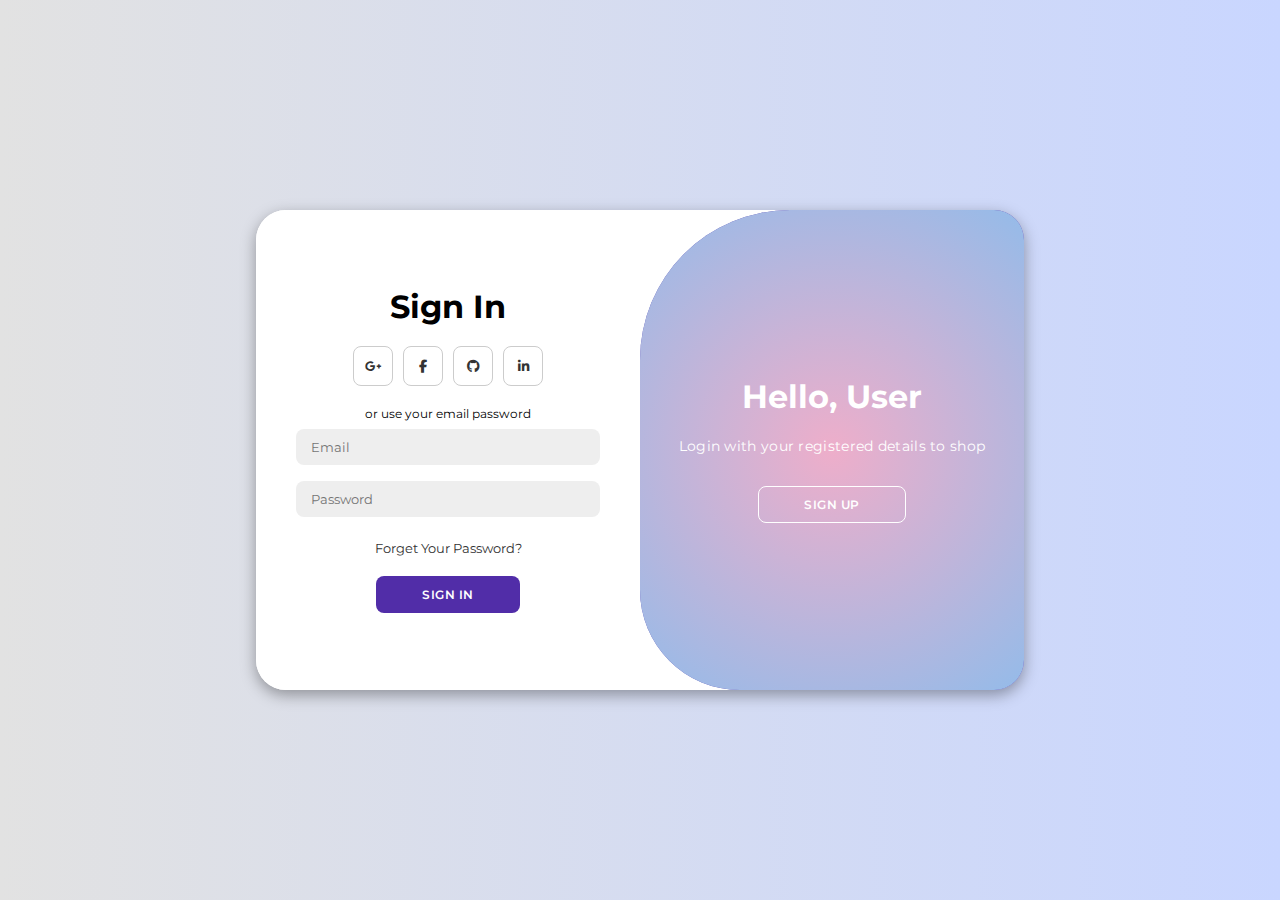
<file: PRELIM/index.html>
<!DOCTYPE html>
<html lang="en">
<head>
    <meta charset="UTF-8">
    <meta name="viewport" content="width=device-width, initial-scale=1.0">
    <link rel="stylesheet" href="https://cdnjs.cloudflare.com/ajax/libs/font-awesome/6.4.2/css/all.min.css">
    <link rel="stylesheet" href="style.css">
    <title>Authentication</title>
</head>
<body>

    <div class="container" id="container">
        <!-- Sign Up Form -->
        <div class="form-container sign-up">
            <form id="signUpForm">
                <h1>Create Account</h1>
                <div class="social-icons">
                    <a href="#" class="icon"><i class="fa-brands fa-google-plus-g"></i></a>
                    <a href="#" class="icon"><i class="fa-brands fa-facebook-f"></i></a>
                    <a href="#" class="icon"><i class="fa-brands fa-github"></i></a>
                    <a href="#" class="icon"><i class="fa-brands fa-linkedin-in"></i></a>
                </div>
                <span>or use your email for registration</span>
                <input type="text" id="signUpName" placeholder="Name" required>
                <input type="email" id="signUpEmail" placeholder="Email" required>
                <input type="password" id="signUpPassword" placeholder="Password" required>
                <button type="submit">Sign Up</button>
            </form>
        </div>

        <!-- Sign In Form -->
        <div class="form-container sign-in">
            <form id="signInForm">
                <h1>Sign In</h1>
                <div class="social-icons">
                    <a href="#" class="icon"><i class="fa-brands fa-google-plus-g"></i></a>
                    <a href="#" class="icon"><i class="fa-brands fa-facebook-f"></i></a>
                    <a href="#" class="icon"><i class="fa-brands fa-github"></i></a>
                    <a href="#" class="icon"><i class="fa-brands fa-linkedin-in"></i></a>
                </div>
                <span>or use your email password</span>
                <input type="email" id="signInEmail" placeholder="Email" required>
                <input type="password" id="signInPassword" placeholder="Password" required>
                <a href="#">Forget Your Password?</a>
                <button type="submit">Sign In</button>
            </form>
        </div>

        <!-- Toggle Buttons -->
        <div class="toggle-container">
            <div class="toggle">
                <div class="toggle-panel toggle-left">
                    <h1>Hi! Come and Sign-up</h1>
                    <p>Enter your personal details to enjoy shopping</p>
                    <button class="hidden" id="login">Sign In</button>
                </div>
                <div class="toggle-panel toggle-right">
                    <h1>Hello, User</h1>
                    <p>Login with your registered details to shop</p>
                    <button class="hidden" id="register">Sign Up</button>
                </div>
            </div>
        </div>
    </div>

    <script src="script.js"></script>
</body>
</html>
</file>
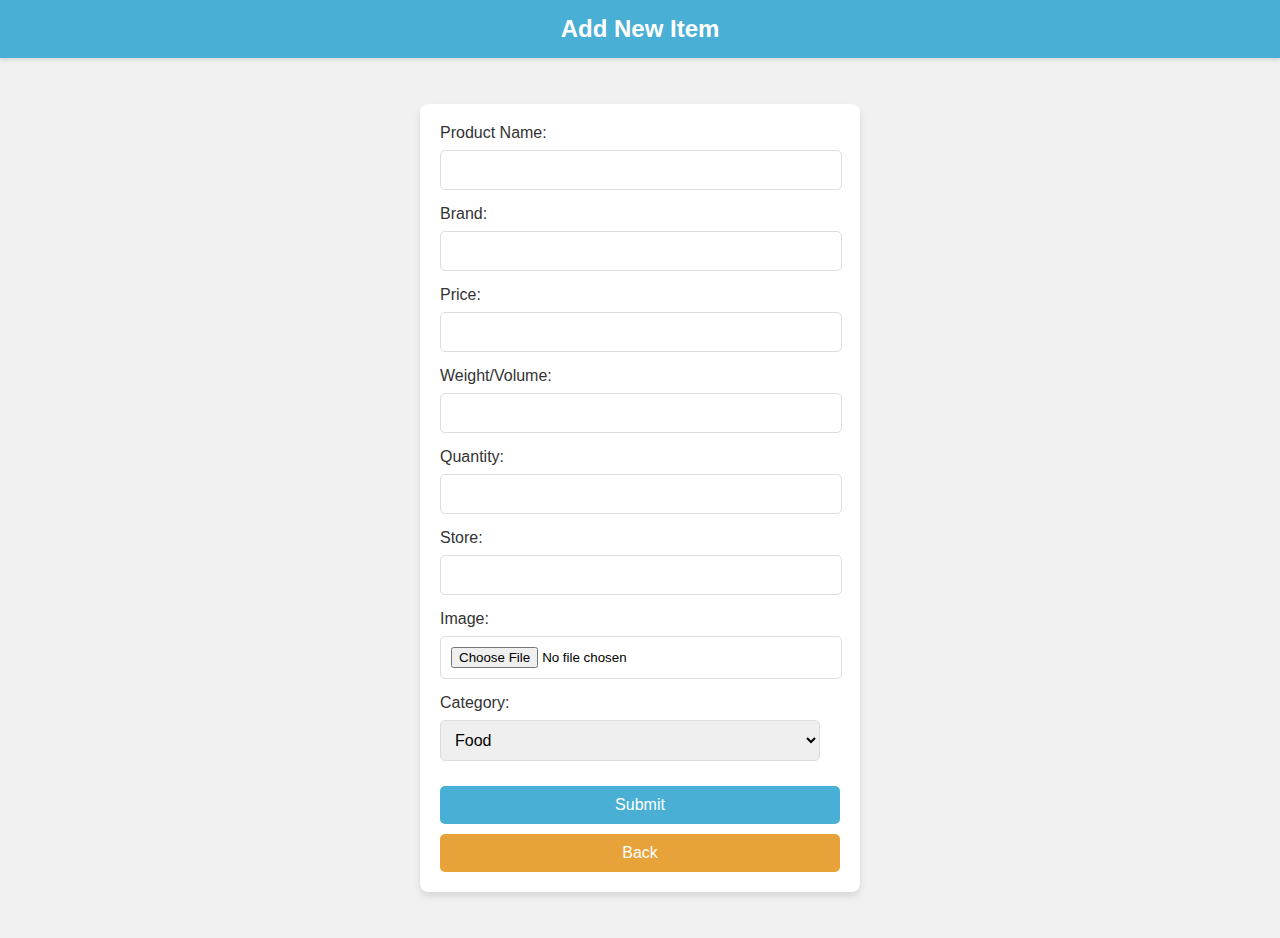
<file: PRELIM/add-item.html>
<!DOCTYPE html>
<html lang="en">
<head>
    <meta charset="UTF-8">
    <meta name="viewport" content="width=device-width, initial-scale=1.0">
    <title>Add Item</title>
    <link rel="stylesheet" href="add-item.css">
</head>
<body>
    <header>
        <h1>Add New Item</h1>
    </header>
    <main>
        <form id="addItemForm">
            <label for="name">Product Name:</label>
            <input type="text" id="name" required>
            
            <label for="brand">Brand:</label>
            <input type="text" id="brand" required>
            
            <label for="price">Price:</label>
            <input type="number" id="price" step="0.01" required>
            
            <label for="weightVolume">Weight/Volume:</label>
            <input type="text" id="weightVolume">
            
            <label for="quantity">Quantity:</label>
            <input type="number" id="quantity" required>
            
            <label for="store">Store:</label>
            <input type="text" id="store" required>
            
            <label for="image">Image:</label>
            <input type="file" id="image" accept="image/*">
            
            <label for="category">Category:</label>
            <select id="category" required>
                <option value="food">Food</option>
                <option value="drinks">Drinks</option>
                <option value="beverages">Beverages</option>
            </select>
            
            <button type="submit" id="submitButton">Submit</button>
            <button type="button" id="backButton">Back</button>
        </form>
    </main>
    <script src="add-item.js"></script>
</body>
</html>
</file>
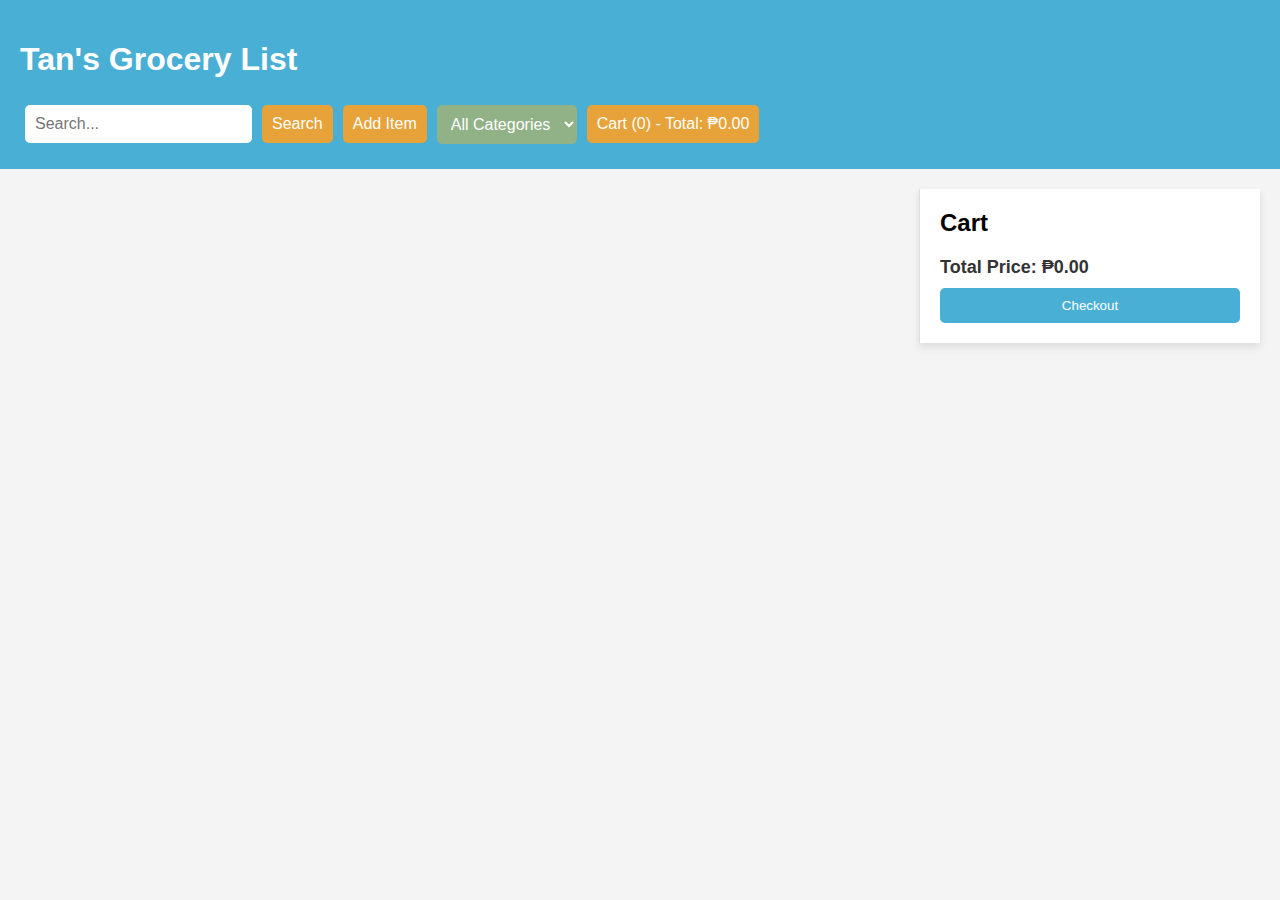
<file: PRELIM/grocery.html>
<!DOCTYPE html>
<html lang="en">
<head>
    <meta charset="UTF-8">
    <meta name="viewport" content="width=device-width, initial-scale=1.0">
    <title>Tan's Grocery List</title>
    <link rel="stylesheet" href="grocery.css">
</head>
<body>
    <header>
        <div class="header-content">
            <h1>Tan's Grocery List</h1>
            <div class="header-controls">
                <input type="text" id="searchBar" placeholder="Search...">
                <button id="searchButton">Search</button>
                <button id="addItemButton">Add Item</button>
                <select id="categoryFilter">
                    <option value="">All Categories</option>
                    <option value="food">Food</option>
                    <option value="drinks">Drinks</option>
                    <option value="beverages">Beverages</option>
                </select>
                <button id="cartButton">Cart (0)</button>
            </div>
        </div>
    </header>

    <main>
        <section id="productList">
            <!-- Product cards will be dynamically inserted here -->
        </section>

        <section id="cart">
            <h2>Cart</h2>
            <div id="cartItems"></div>
            <button id="checkoutButton">Checkout</button>
        </section>
    </main>

    <script src="grocery.js"></script>
</body>
</html>
</file>
<file: PRELIM/style.css>
@import url('https://fonts.googleapis.com/css2?family=Montserrat:wght@300;400;500;600;700&display=swap');

*{
    margin: 0;
    padding: 0;
    box-sizing: border-box;
    font-family: 'Montserrat', sans-serif;
}

body{
    background-color: #c9d6ff;
    background: linear-gradient(to right, #e2e2e2, #c9d6ff);
    display: flex;
    align-items: center;
    justify-content: center;
    flex-direction: column;
    height: 100vh;
}

.container{
    background-color: white;
    border-radius: 30px;
    box-shadow: 0 5px 15px rgba(0, 0, 0, 0.35);
    position: relative;
    overflow: hidden;
    width: 768px;
    max-width: 100%;
    min-height: 480px;
}

.container p{
    font-size: 14px;
    line-height: 20px;
    letter-spacing: 0.3px;
    margin: 20px 0;
}

.container span{
    font-size: 12px;
}

.container a{
    color: #333;
    font-size: 13px;
    text-decoration: none;
    margin: 15px 0 10px;
}

.container button{
    background-color: #512da8;
    color: #fff;
    font-size: 12px;
    padding: 10px 45px;
    border: 1px solid transparent;
    border-radius: 8px;
    font-weight: 600;
    letter-spacing: 0.5px;
    text-transform: uppercase;
    margin-top: 10px;
    cursor: pointer;
}

.container button.hidden{
    background-color: transparent;
    border-color: #fff;
}

.container form{
    background-color: #fff;
    display: flex;
    align-items: center;
    justify-content: center;
    flex-direction: column;
    padding: 0 40px;
    height: 100%;
}

.container input{
    background-color: #eee;
    border: none;
    margin: 8px 0;
    padding: 10px 15px;
    font-size: 13px;
    border-radius: 8px;
    width: 100%;
    outline: none;
}

.form-container{
    position: absolute;
    top: 0;
    height: 100%;
    transition: all 0.6s ease-in-out;
}

.sign-in{
    left: 0;
    width: 50%;
    z-index: 2;
}

.container.active .sign-in{
    transform: translateX(100%);
}

.sign-up{
    left: 0;
    width: 50%;
    opacity: 0;
    z-index: 1;
}

.container.active .sign-up{
    transform: translateX(100%);
    opacity: 1;
    z-index: 5;
    animation: move 0.6s;
}

@keyframes move{
    0%, 49.99%{
        opacity: 0;
        z-index: 1;
    }
    50%, 100%{
        opacity: 1;
        z-index: 5;
    }
}

.social-icons{
    margin: 20px 0;
}

.social-icons a{
    border: 1px solid #ccc;
    border-radius: 20%;
    display: inline-flex;
    justify-content: center;
    align-items: center;
    margin: 0 3px;
    width: 40px;
    height: 40px;
}

.toggle-container{
    position: absolute;
    top: 0;
    left: 50%;
    width: 50%;
    height: 100%;
    overflow: hidden;
    transition: all 0.6s ease-in-out;
    border-radius: 150px 0 0 100px;
    z-index: 1000;
}

.container.active .toggle-container{
    transform: translateX(-100%);
    border-radius: 0 150px 100px 0;
}

.toggle{
    background-color: yellow;
    height: 100%;
    background: linear-gradient(to right, #5c6bc0, #512da8);
    color: #fff;
    position: relative;
    left: -100%;
    height: 100%;
    width: 200%;
    transform: translateX(0);
    transition: all 0.6s ease-in-out;
}

.container.active .toggle{
    transform: translateX(50%);
}

.toggle-panel{
    position: absolute;
    width: 50%;
    height: 100%;
    display: flex;
    align-items: center;
    justify-content: center;
    flex-direction: column;
    padding: 0 30px;
    text-align: center;
    top: 0;
    transform: translateX(0);
    transition: all 0.6s ease-in-out;
    background: rgb(238,174,202);
    background: radial-gradient(circle, rgba(238,174,202,1) 0%, rgba(148,187,233,1) 100%);
    
}

.toggle-left{
    transform: translateX(-200%);
}

.container.active .toggle-left{
    transform: translateX(0);
}

.toggle-right{
    right: 0;
    transform: translateX(0);
}

.container.active .toggle-right{
    transform: translateX(200%);
}
</file>
<file: PRELIM/add-item.css>
body {
    font-family: 'Segoe UI', Tahoma, Geneva, Verdana, sans-serif;
    margin: 0;
    padding: 0;
    background-color: #f0f0f0;
}

header {
    background-color: #4AAFD5;
    color: white;
    text-align: center;
    padding: 15px 0;
    box-shadow: 0 2px 4px rgba(0, 0, 0, 0.1);
}

h1 {
    margin: 0;
    font-size: 24px;
}

main {
    display: flex;
    justify-content: center;
    align-items: center;
    min-height: calc(100vh - 60px); /* Adjust based on header height */
    padding: 20px;
}

form {
    background-color: white;
    padding: 20px;
    border-radius: 8px;
    box-shadow: 0 4px 6px rgba(0, 0, 0, 0.1);
    width: 100%;
    max-width: 400px;
}

label {
    display: block;
    margin-bottom: 8px;
    font-weight: 500;
    color: #333;
}

input[type="text"],
input[type="number"],
select {
    width: calc(100% - 20px);
    padding: 10px;
    margin-bottom: 15px;
    border-radius: 5px;
    border: 1px solid #ddd;
    font-size: 16px;
}

input[type="file"] {
    width: calc(100% - 20px);
    padding: 10px;
    margin-bottom: 15px;
    border-radius: 5px;
    border: 1px solid #ddd;
}

button {
    background-color: #4AAFD5;
    color: white;
    border: none;
    padding: 10px;
    border-radius: 5px;
    cursor: pointer;
    font-size: 16px;
    margin-top: 10px;
    width: 100%;
    transition: background-color 0.3s ease;
}

button:hover {
    background-color: #3897d7;
}

#backButton {
    background-color: #E7A339;
}

#backButton:hover {
    background-color: #d98c29;
}

@media (max-width: 768px) {
    form {
        width: 90%;
    }
}
</file>
<file: PRELIM/grocery.css>
body {
    font-family: Arial, sans-serif;
    margin: 0;
    padding: 0;
    background-color: #f4f4f4;
}


header {
    background-color: #4AAFD5;
    color: white;
    padding: 20px;
    display: flex;
    flex-wrap: wrap;
    justify-content: space-between;
    align-items: center;
}

.header-content {
    width: 100%;
}

.header-controls {
    display: flex;
    flex-wrap: wrap;
    align-items: center;
    margin-top: 10px;
}

header input, header button, header select {
    margin: 5px;
    padding: 10px;
    border-radius: 5px;
    border: none;
    font-size: 16px;
}

/* Button Styles */
header button {
    background-color: #E7A339;
    color: white;
    cursor: pointer;
}

header button:hover {
    background-color: #d98c29;
}

/* Dropdown Select Styling */
header select {
    background-color: #91B187;
    color: white;
}

header select option {
    background-color: #91B187;
    color: white;
}


main {
    display: flex;
    flex-wrap: wrap;
    padding: 20px;
}


#productList {
    display: flex;
    flex-wrap: wrap;
    gap: 20px;
    flex: 1;
}


.product-card {
    border: 1px solid #ddd;
    border-radius: 10px;
    padding: 15px;
    width: 100%;
    max-width: 220px;
    background-color: white;
    box-shadow: 0 4px 8px rgba(0,0,0,0.1);
    transition: transform 0.3s;
    display: flex;
    flex-direction: column;
    justify-content: space-between;
    height: auto; /* Dynamic height for responsiveness */
}

.product-card:hover {
    transform: scale(1.05);
}

.product-card img {
    width: 100%;
    height: auto;
    max-height: 150px; /* Maintain aspect ratio */
    object-fit: cover;
    border-radius: 5px;
}


.product-card h3, .product-card p, .product-card .quantity-controls, .buttons-container {
    margin: 10px 0;
}


.product-card h3 {
    font-size: 1.2em;
    margin: 10px 0;
    text-align: center;
}

.product-card p {
    margin: 5px 0;
    font-size: 0.9em;
    color: #333;
    text-align: center;
}


.product-card .quantity-controls {
    display: flex;
    align-items: center;
    justify-content: center;
    margin-bottom: 10px;
}

.quantity-controls button {
    background-color: #E7A339;
    border: none;
    color: white;
    padding: 5px 10px;
    cursor: pointer;
    border-radius: 5px;
}

.quantity-controls button:hover {
    background-color: #d98c29;
}

.product-card .quantity {
    margin: 0 10px;
    width: 50px;
    text-align: center;
    border-radius: 5px;
    border: 1px solid #ddd;
    padding: 5px;
}


.product-card .buttons-container {
    display: flex;
    justify-content: space-between;
    gap: 5px;
    margin-top: auto;
    width: 100%;
}


.product-card button {
    flex: 1;
    padding: 10px;
    font-size: 14px;
    border-radius: 5px;
    cursor: pointer;
}


.product-card .add-to-cart-btn {
    background-color: #4AAFD5;
    color: white;
}

.product-card .edit-btn {
    background-color: #4CAF50;
    color: white;
}

.product-card .delete-btn {
    background-color: #E74C3C;
    color: white;
}


#cart {
    border-left: 1px solid #ddd;
    padding: 20px;
    width: 100%;
    max-width: 300px;
    background-color: white;
    box-shadow: 0 4px 8px rgba(0,0,0,0.1);
}

#cart h2 {
    margin-top: 0;
}

#cartItems {
    margin-bottom: 10px;
}


.cart-item {
    display: flex;
    justify-content: space-between;
    margin-bottom: 10px;
    padding: 5px;
    border-bottom: 1px solid #ddd;
}

.cart-item span {
    flex: 1;
}

.cart-item button {
    background-color: red;
    color: white;
    border: none;
    cursor: pointer;
    border-radius: 5px;
    padding: 5px;
}

.cart-item button:hover {
    background-color: darkred;
}


#checkoutButton {
    background-color: #4AAFD5;
    color: white;
    border: none;
    padding: 10px;
    cursor: pointer;
    border-radius: 5px;
    width: 100%;
}

#checkoutButton:hover {
    background-color: #3897d7;
}


#addItemRedirectButton {
    background-color: #4AAFD5;
    color: white;
    border: none;
    padding: 10px;
    cursor: pointer;
    border-radius: 5px;
    margin-left: 10px;
}

#addItemRedirectButton:hover {
    background-color: #3897d7;
}

/* Responsive Styles */
@media (max-width: 768px) {
    .product-card {
        max-width: 100%;
        height: auto;
    }

    .product-card img {
        max-height: 120px;
    }

    #cart {
        width: 100%;
        border-left: none;
        border-top: 1px solid #ddd;
    }
}

@media (max-width: 480px) {
    header {
        flex-direction: column;
        align-items: flex-start;
    }

    .header-controls {
        flex-direction: column;
    }

    header input, header button, header select {
        width: 100%;
        margin-bottom: 10px;
    }

    .product-card {
        max-width: 100%;
    }

    .product-card img {
        max-height: 100px;
    }

    .product-card button {
        font-size: 12px;
        padding: 8px;
    }

    #cart {
        width: 100%;
    }
}

#cart .total-price {
    font-size: 18px;
    font-weight: bold;
    color: #333;
    margin-top: 15px;
}
</file>
